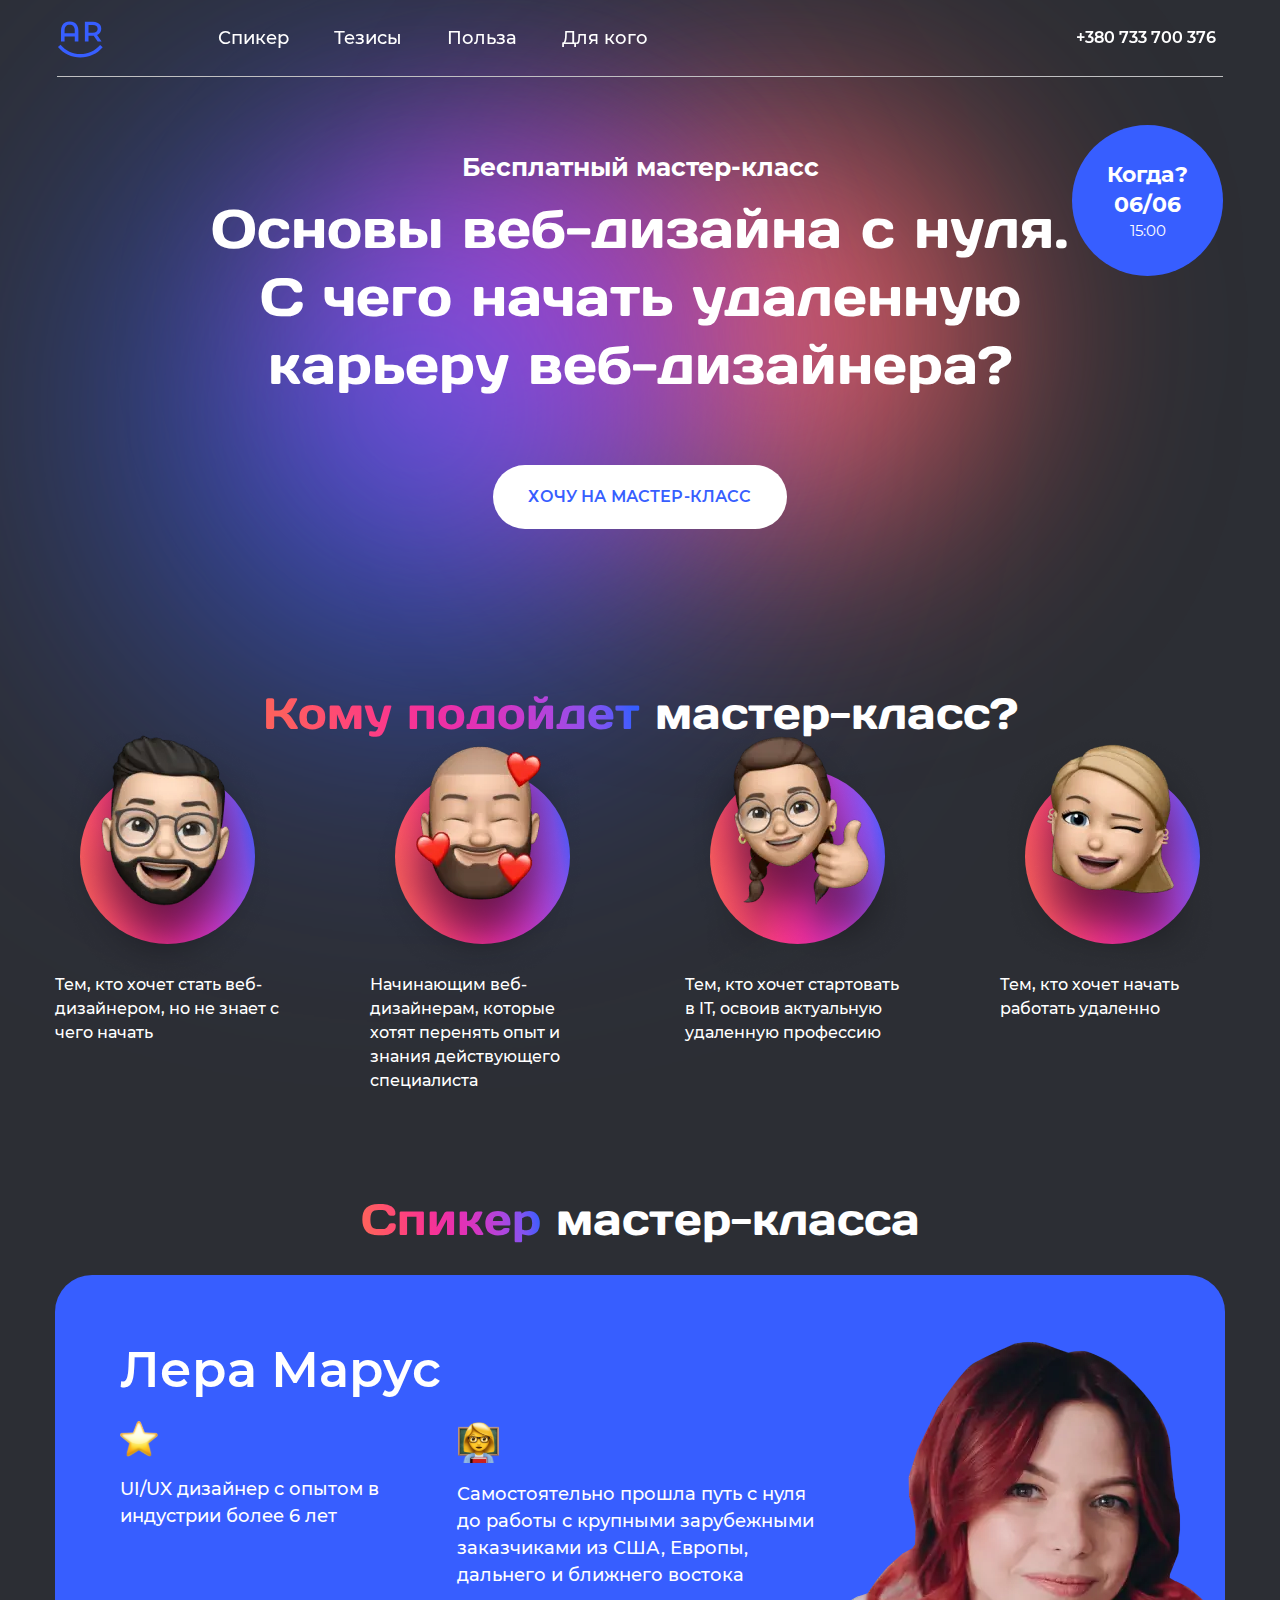
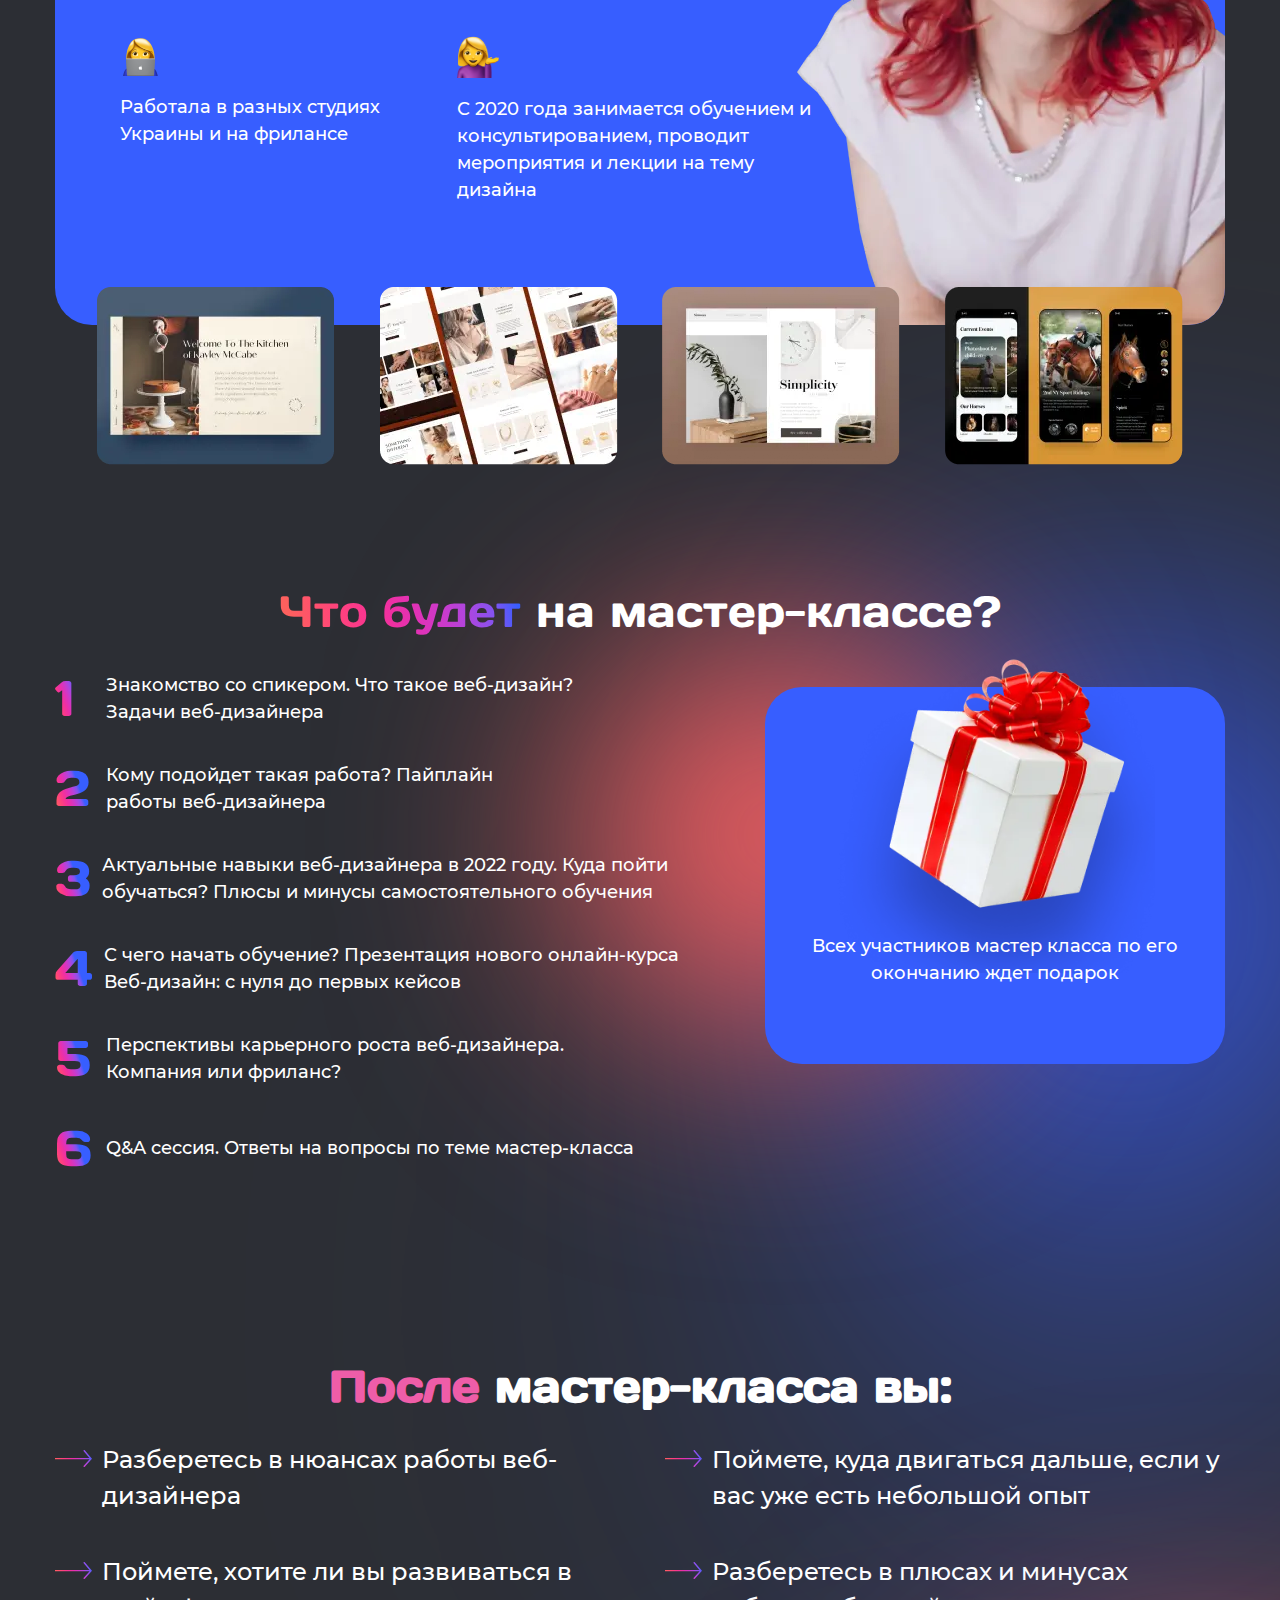
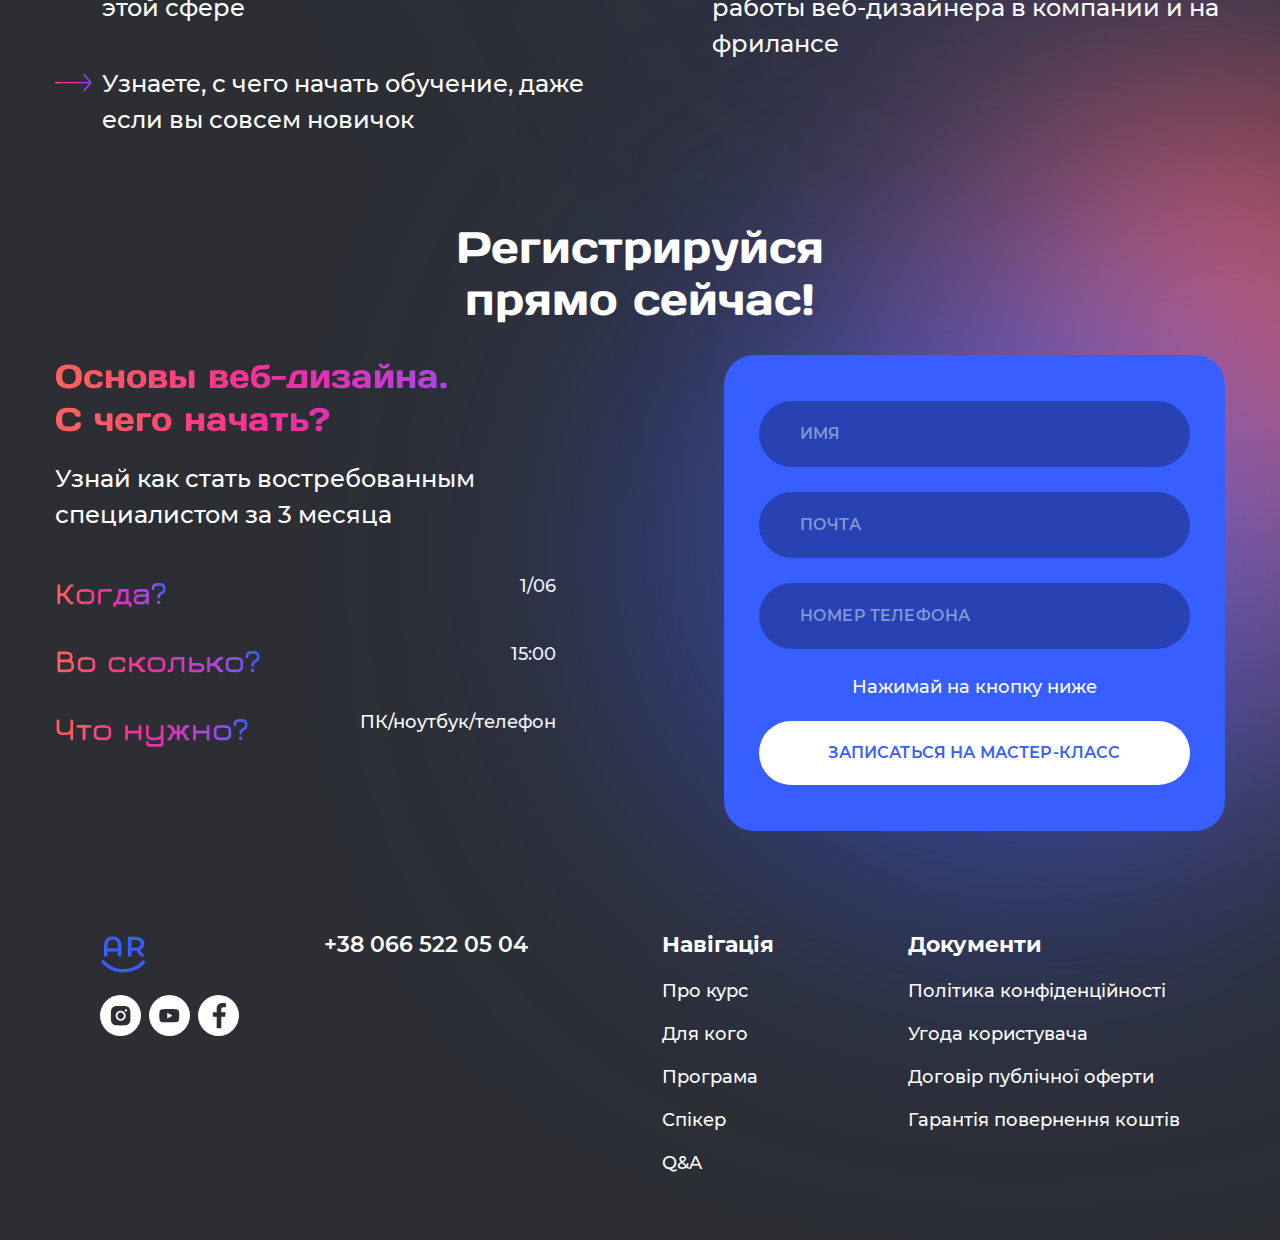
<file: index.html>
<!DOCTYPE html>
<html lang="ru">

<head>
	<title>Web</title>
	<meta charset="UTF-8">
	<meta name="format-detection" content="telephone=no">
	<!-- <style>body{opacity: 0;}</style> -->
	<link rel="stylesheet" href="css/style.min.css?_v=20220527155937">
	<link rel="shortcut icon" href="favicon.ico">
	<!-- <meta name="robots" content="noindex, nofollow"> -->
	<meta name="viewport" content="width=device-width, initial-scale=1.0">
</head>

<body>
	<div class="wrapper">
		<header class="header">
			<div class="header__container">
				<div class="header__body">
					<a href="https://www.instagram.com/arschool.pro/" class="header__logo logo">
						<img src="img/logo.svg" alt="Логотип">
					</a>

					<div class="header__menu menu">
						<nav class="menu__body">
							<ul class="menu__list">
								<li class="menu__item"><a href="" data-goto=".speaker" data-goto-top="180" class="menu__link">Спикер</a></li>
								<li class="menu__item"><a href="" data-goto=".program" data-goto-top="180" class="menu__link">Тезисы</a></li>
								<li class="menu__item"><a href="" data-goto=".skills" data-goto-top="180" class="menu__link">Польза</a>
								</li>
								<li class="menu__item">
									<a href="" data-goto=".goal" data-goto-top="180" class="menu__link">Для кого</a>
								</li>
								<!--<li class="menu__item"><a href="" class="menu__link">Q&A</a></li>-->
							</ul>
						</nav>
					</div>

					<a href="tel:+380733700376" class="header__phone phone">+380 733 700 376</a>

					<button type="button" class="menu__icon icon-menu"><span></span></button>
				</div>
			</div>
		</header>
		<main class="main">
			<section class="section intro">
				<div class="intro__container">
					<div class="intro__body">

						<div class="intro__img-wrapper">
							<div class="intro__img intro__img-sm">
								<picture><source srcset="img/intro/02.webp" type="image/webp"><img src="img/intro/02.png" alt=""></picture>
							</div>
							<div class="intro__img intro__img-big">
								<picture><source srcset="img/intro/01.webp" type="image/webp"><img src="img/intro/01.png" alt=""></picture>
							</div>
						</div>




						<p class="intro__text">Бесплатный мастер-класс</p>
						<h1 class="intro__title title">Основы веб-дизайна с&nbsp;нуля. С&nbsp;чего начать удаленную
							карьеру веб-дизайнера?

							<div class="intro__label">
								<span>Когда?</span>
								<span>06/06</span>
								<span>15:00</span>
							</div>
						</h1>
						<button type="button" data-goto=".callback" data-goto-top="150" class="intro__btn btn">Хочу на
							мастер-класс</button>
					</div>

					<div class="block-shadow__orang"></div>
					<div class="block-shadow__blue"></div>
					<div class="block-shadow__pink"></div>

				</div>
			</section>
			<!--  Goal  -->
			<section class="section goal">
				<div class="goal__container">
					<h2 class="section-title goal__title"> <span>Кому подойдет</span> мастер-класс?</h2>

					<div class="goal__body">
						<div class="goal__item">
							<div class="goal__item-icon">
								<picture><source srcset="img/goal/01.webp" type="image/webp"><img src="img/goal/01.png" alt=""></picture>
							</div>
							<p class="goal__item-text">
								Тем, кто хочет стать веб-дизайнером, но не знает с чего начать
							</p>
						</div>
						<div class="goal__item">
							<div class="goal__item-icon">
								<picture><source srcset="img/goal/02.webp" type="image/webp"><img src="img/goal/02.png" alt=""></picture>
							</div>
							<p class="goal__item-text">
								Начинающим веб-дизайнерам, которые хотят перенять опыт и знания действующего специалиста
							</p>
						</div>
						<div class="goal__item">
							<div class="goal__item-icon">
								<picture><source srcset="img/goal/03.webp" type="image/webp"><img src="img/goal/03.png" alt=""></picture>
							</div>
							<p class="goal__item-text">
								Тем, кто хочет стартовать в IT, освоив актуальную удаленную профессию
							</p>
						</div>
						<div class="goal__item">
							<div class="goal__item-icon">
								<picture><source srcset="img/goal/04.webp" type="image/webp"><img src="img/goal/04.png" alt=""></picture>
							</div>
							<p class="goal__item-text">
								Тем, кто хочет начать работать удаленно
							</p>
						</div>
					</div>
				</div>
			</section>
			<!-- Speaker  -->
			<section class="section speaker">
				<div class="speaker__container">
					<h2 class="section-title speaker__title"> <span>Спикер</span> мастер-класса</h2>

					<div class="speaker__body">
						<div class="speaker__body-inner">
							<h2 class="speaker__name">Лера Марус</h2>

							<div class="speaker__info">
								<div class="speaker__info-item">
									<div class="speaker__info-icon">
										<img src="img/speaker/01.svg" alt="">
									</div>
									<p class="speaker__info-desc">
										UI/UX дизайнер с опытом в индустрии более 6 лет
									</p>
								</div>
								<div class="speaker__info-item">
									<div class="speaker__info-icon">
										<img src="img/speaker/02.svg" alt="">
									</div>
									<p class="speaker__info-desc">
										Самостоятельно прошла путь с нуля до работы с крупными зарубежными заказчиками
										из США, Европы, дальнего и ближнего востока
									</p>
								</div>
								<div class="speaker__info-item">
									<div class="speaker__info-icon">
										<img src="img/speaker/03.svg" alt="">
									</div>
									<p class="speaker__info-desc">
										Работала в разных студиях Украины и на фрилансе
									</p>
								</div>
								<div class="speaker__info-item">
									<div class="speaker__info-icon">
										<img src="img/speaker/04.svg" alt="">
									</div>
									<p class="speaker__info-desc">
										С 2020 года занимается обучением и консультированием, проводит мероприятия и
										лекции на тему дизайна
									</p>
								</div>
							</div>


						</div>
						<picture><source srcset="img/speaker/speaker-img.webp" type="image/webp"><img class="speaker__img" src="img/speaker/speaker-img.png" alt=""></picture>
					</div>

					<div class="speaker__cases">
						<picture><source srcset="img/speaker/cases-1.webp" type="image/webp"><img src="img/speaker/cases-1.png" alt="speaker-cases"></picture>
						<picture><source srcset="img/speaker/cases-2.webp" type="image/webp"><img src="img/speaker/cases-2.png" alt="speaker-cases"></picture>
						<picture><source srcset="img/speaker/cases-3.webp" type="image/webp"><img src="img/speaker/cases-3.png" alt="speaker-cases"></picture>
						<picture><source srcset="img/speaker/cases-4.webp" type="image/webp"><img src="img/speaker/cases-4.png" alt="speaker-cases"></picture>
					</div>
				</div>
			</section>
			<!--  Program  -->
			<section class="section program">
				<div class="program__container">
					<h2 class="section-title program__title"><span>Что будет</span> на мастер-классе?</h2>

					<div class="program__body">
						<div class="program__content">
							<ul class="program__list">
								<li class="program__item">
									Знакомство со спикером. Что такое веб-дизайн? <br> Задачи веб-дизайнера
								</li>
								<li class="program__item">
									Кому подойдет такая работа? Пайплайн <br> работы веб-дизайнера
								</li>
								<li class="program__item">
									Актуальные навыки веб-дизайнера в 2022 году. Куда пойти обучаться? Плюсы и минусы
									самостоятельного обучения
								</li>
								<li class="program__item">
									С чего начать обучение? Презентация нового онлайн-курса Веб-дизайн: с нуля до первых
									кейсов
								</li>
								<li class="program__item">
									Перспективы карьерного роста веб-дизайнера. <br> Компания или фриланс?
								</li>
								<li class="program__item">
									Q&A сессия. Ответы на вопросы по теме мастер-класса
								</li>
							</ul>
						</div>
						<div class="program__img">
							<picture><source srcset="img/program/01.webp" type="image/webp"><img src="img/program/01.png" alt="gift-img"></picture>

							<p>Всех участников мастер класса по его окончанию ждет подарок</p>

							<div class="block-shadow__blue"></div>
							<div class="block-shadow__orang"></div>
						</div>
					</div>

				</div>
			</section>
			<!--  Skills  -->
			<section class="section skills">
				<div class="skills__container">
					<h2 class="section-title skills__title"> <span>После</span> мастер-класса вы:
					</h2>
					<ul class="skills__list">
						<li class="skills__list-item">Разберетесь в нюансах работы веб-дизайнера</li>
						<li class="skills__list-item">Поймете, хотите ли вы развиваться в этой сфере</li>
						<li class="skills__list-item">Узнаете, с чего начать обучение, даже если вы совсем новичок
						</li>
						<li class="skills__list-item">Поймете, куда двигаться дальше, если у вас уже есть небольшой
							опыт
						</li>
						<li class="skills__list-item">Разберетесь в плюсах и минусах работы веб-дизайнера в компании
							и на фрилансе</li>
					</ul>
				</div>
			</section>
			<!--  Callback  -->
			<section class="section callback">
				<div class="callback__container">

					<h2 class="section-title callback__title">Регистрируйся <br> прямо сейчас!</h2>

					<div class="callback__body">
						<div class="callback__content">
							<h3 class="callback__content-title">Основы веб-дизайна. <br> С чего начать?</h3>

							<div class="callback__content-text">
								Узнай как стать востребованным специалистом за 3 месяца
							</div>

							<ul class="callback__content-list">
								<li><span>Когда?</span>1/06</li>
								<li><span>Во сколько?</span>15:00</li>
								<li><span>Что нужно?</span>ПК/ноутбук/телефон</li>
							</ul>
						</div>
						<div class="callback__form">
							<form data-ajax action="files/sendmail/sendmail.php" method="POST" class="callback__form form">
								<lable class="form__row">
									<input autocomplete="off" data-required type="text" name="name" data-error="обов'язкове поле" placeholder="Имя" class="form__input input">
								</lable>
								<lable class="form__row">
									<input autocomplete="off" data-required="email" type="email" name="email" data-error="обов'язкове поле" placeholder="Почта" class="form__input input">
								</lable>
								<lable class="form__row">
									<input autocomplete="tel" data-required="tel" type="tel" name="phone" data-error="Введіть телефон" placeholder="Номер телефона" class="form__input input">
								</lable>
								<lable class="form__row">
									<p>Нажимай на кнопку ниже</p>
									<button type="submit" class="form__button button">Записаться на
										мастер-класс</button>
								</lable>
							</form>
						</div>
						<div class="block-shadow__blue"></div>
						<div class="block-shadow__orang"></div>
					</div>
				</div>
			</section>

		</main>
		<footer class="footer">
			<div class="footer__container">
				<div class="footer__body">
					<div class="footer__column">
						<div class="footer__column-inner">
							<a href="https://www.instagram.com/arschool.pro/" class="logo footer__logo">
								<img src="img/logo.svg" alt="Логотип">
							</a>

							<div class="footer__social social">
								<a href="https://www.instagram.com/arschool.pro/" target="_blank" class="social__item">
									<svg width="21" height="21" viewBox="0 0 21 21" fill="none">
										<path d="M10.6643 7.40957C8.8706 7.40957 7.40676 8.87343 7.40676 10.6672C7.40676 12.461 8.8706 13.9249 10.6643 13.9249C12.4581 13.9249 13.9219 12.461 13.9219 10.6672C13.9219 8.87343 12.4581 7.40957 10.6643 7.40957ZM20.4347 10.6672C20.4347 9.31821 20.4469 7.98143 20.3711 6.63487C20.2954 5.07081 19.9386 3.6827 18.7949 2.53898C17.6487 1.39282 16.2631 1.03846 14.6991 0.962704C13.3501 0.886945 12.0133 0.899164 10.6668 0.899164C9.31781 0.899164 7.98105 0.886945 6.63452 0.962704C5.07049 1.03846 3.68241 1.39526 2.53871 2.53898C1.39257 3.68515 1.03822 5.07081 0.962459 6.63487C0.886701 7.98387 0.89892 9.32066 0.89892 10.6672C0.89892 12.0138 0.886701 13.353 0.962459 14.6996C1.03822 16.2636 1.39501 17.6517 2.53871 18.7954C3.68485 19.9416 5.07049 20.296 6.63452 20.3717C7.9835 20.4475 9.32025 20.4353 10.6668 20.4353C12.0158 20.4353 13.3525 20.4475 14.6991 20.3717C16.2631 20.296 17.6512 19.9392 18.7949 18.7954C19.941 17.6493 20.2954 16.2636 20.3711 14.6996C20.4493 13.353 20.4347 12.0162 20.4347 10.6672V10.6672ZM10.6643 15.6795C7.89063 15.6795 5.65211 13.441 5.65211 10.6672C5.65211 7.89345 7.89063 5.65489 10.6643 5.65489C13.4381 5.65489 15.6766 7.89345 15.6766 10.6672C15.6766 13.441 13.4381 15.6795 10.6643 15.6795ZM15.8819 6.62021C15.2343 6.62021 14.7113 6.09722 14.7113 5.44961C14.7113 4.80199 15.2343 4.279 15.8819 4.279C16.5295 4.279 17.0524 4.80199 17.0524 5.44961C17.0526 5.60338 17.0225 5.75569 16.9637 5.8978C16.905 6.03991 16.8188 6.16904 16.71 6.27778C16.6013 6.38652 16.4722 6.47273 16.33 6.53149C16.1879 6.59025 16.0356 6.6204 15.8819 6.62021V6.62021Z" fill="#2C2E34" />
									</svg>
								</a>
								<a href="https://www.youtube.com/channel/UCfZ4VneC81XOvL8aaHc7SPQ" target="_blank" class="social__item">
									<svg width="21" height="14" viewBox="0 0 21 14" fill="none">
										<path d="M19.8393 2.09479C19.7262 1.69128 19.5057 1.32596 19.2014 1.03768C18.8886 0.740523 18.5051 0.527962 18.0872 0.420057C16.5232 0.00803379 10.2574 0.00803388 10.2574 0.00803388C7.64529 -0.0216712 5.03379 0.108979 2.43768 0.399248C2.01978 0.515125 1.63702 0.732435 1.32342 1.03185C1.0153 1.32817 0.792112 1.69358 0.675524 2.09395C0.395456 3.602 0.25938 5.13323 0.26913 6.667C0.259136 8.19939 0.394879 9.73012 0.675524 11.24C0.789614 11.6387 1.01197 12.0025 1.32092 12.2963C1.62988 12.5901 2.01463 12.8024 2.43768 12.9148C4.02245 13.326 10.2574 13.326 10.2574 13.326C12.8729 13.3557 15.4877 13.2251 18.0872 12.9347C18.5051 12.8268 18.8886 12.6143 19.2014 12.3171C19.5056 12.0289 19.7258 11.6635 19.8385 11.26C20.1259 9.75256 20.2656 8.22069 20.2557 6.68614C20.2773 5.1451 20.1378 3.60601 19.8393 2.09395V2.09479ZM8.26544 9.51704V3.81779L13.4786 6.66783L8.26544 9.51704Z" fill="#2C2E34" />
									</svg>

								</a>
								<a href="https://www.facebook.com/Arschoolpro-103874275529670/" target="_blank" class="social__item">
									<svg width="14" height="26" viewBox="0 0 14 26" fill="none">
										<path d="M4.70065 25.259H9.29975V13.7686H13.1454L13.7262 9.29844H9.29975V6.43373C9.29975 5.14304 9.66077 4.26159 11.513 4.26159H13.8832V0.247849C13.475 0.200628 12.078 0.074707 10.4456 0.074707C7.02375 0.074707 4.70065 2.16815 4.70065 5.99301V9.29844H0.839294V13.7686H4.70065V25.259Z" fill="#2C2E34" />
									</svg>

								</a>
							</div>
						</div>
						<a href="tel:+380665220504" class="footer__phone phone">+38 066 522 05 04</a>
					</div>
					<div class="footer__column">
						<h3 class="footer__title">Навігація</h3>

						<nav class="footer__navigation">
							<ul class="footer__navigation-list">
								<li class="footer__navigation-item">
									<a href="" data-goto=".tester" data-goto-top="180" class="footer__navigation-link">Про
										курс</a>
								</li>
								<li class="footer__navigation-item">
									<a href="" data-goto=".goal" data-goto-top="180" class="footer__navigation-link">Для
										кого</a>
								</li>
								<li class="footer__navigation-item">
									<a href="" data-goto=".program" data-goto-top="180" class="footer__navigation-link">Програма</a>
								</li>
								<li class="footer__navigation-item">
									<a href="" data-goto=".speaker" data-goto-top="180" class="footer__navigation-link">Спікер</a>
								</li>
								<li class="footer__navigation-item">
									<a href="" class="footer__navigation-link">Q&A</a>
								</li>
							</ul>
						</nav>

					</div>
					<div class="footer__column">
						<h3 class="footer__title">Документи</h3>

						<ul class="footer__documents-list">
							<li class="footer__documents-item">
								<a href="https://drive.google.com/file/d/1fxL5K1waRSsMhRXFMFecMaafT8m26Jos/view" target="_blank" class="footer__documents-link">Політика конфіденційності</a>
							</li>
							<li class="footer__documents-item">
								<a href="https://drive.google.com/file/d/1IxLas9CRTWNFBaxnUIxMd4c5IWNofp66/view" target="_blank" class="footer__documents-link">Угода користувача</a>
							</li>
							<li class="footer__documents-item">
								<a href="https://drive.google.com/file/d/1FGfoSGUkXZcwf1jwChgHeI8yexOZUnIO/view" target="_blank" class="footer__documents-link">Договір публічної оферти</a>
							</li>
							<li class="footer__documents-item">
								<a href="https://drive.google.com/file/d/1y1rVkUn9KYlA-EDHQ2PfpIsJ_po1EneX/view" target="_blank" class="footer__documents-link">Гарантія повернення коштів</a>
							</li>
						</ul>
					</div>
				</div>
			</div>
		</footer>
	</div>
	<script src="js/app.min.js?_v=20220527155937"></script>
</body>

</html>
</file>
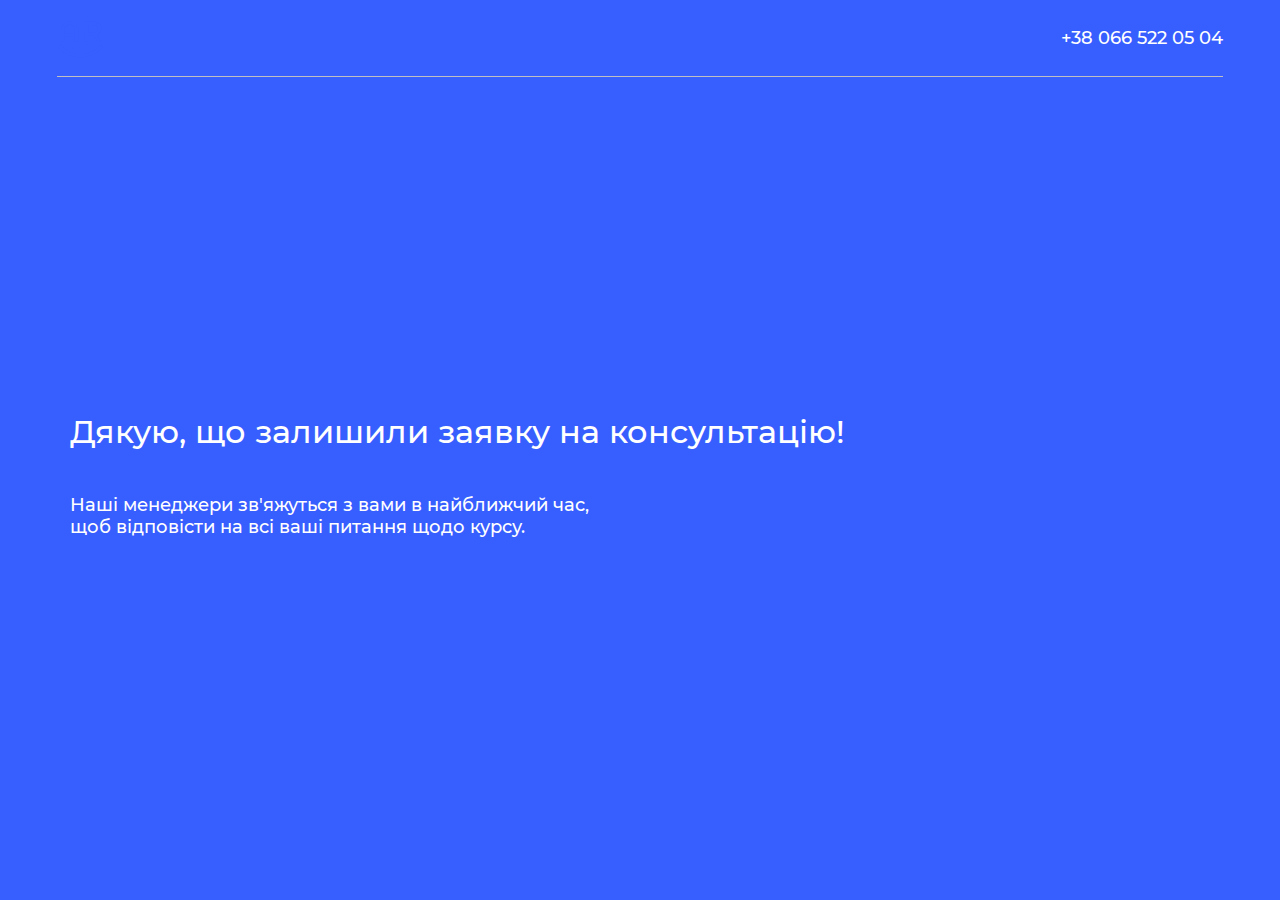
<file: thanks.html>
<!DOCTYPE html>
<html lang="ru">

<head>
	<title>Сторінка благодарності</title>
	<meta charset="UTF-8">
	<meta name="format-detection" content="telephone=no">
	<!-- <style>body{opacity: 0;}</style> -->
	<link rel="shortcut icon" href="favicon.ico">
	<!-- <meta name="robots" content="noindex, nofollow"> -->
	<meta name="viewport" content="width=device-width, initial-scale=1.0">

	<style>
		* {
			padding: 0px;
			margin: 0px;
			border: 0px;
		}

		*,
		*:before,
		*:after {
			box-sizing: border-box;
		}

		html,
		body {
			height: 100%;
			min-width: 320px;
		}

		body {
			-ms-text-size-adjust: 100%;
			-moz-text-size-adjust: 100%;
			-webkit-text-size-adjust: 100%;
			-webkit-font-smoothing: antialiased;
			-moz-osx-font-smoothing: grayscale;
		}

		button {
			cursor: pointer;
			color: inherit;
			background-color: inherit;
		}

		a {
			color: inherit;
		}

		a:link,
		a:visited {
			text-decoration: none;
		}

		a:hover {
			text-decoration: none;
		}

		ul li {
			list-style: none;
		}

		img {
			vertical-align: top;
		}

		h1,
		h2,
		h3,
		h4,
		h5,
		h6 {
			font-weight: inherit;
			font-size: inherit;
		}

		body {
			font-family: "Montserrat";
			font-size: 1.125rem;
			font-weight: 500;
			line-height: 1.5;
			color: #fff;
			background-color: #375EFF;
		}

		@font-face {
			font-family: Montserrat;
			font-display: swap;
			src: url("fonts/Montserrat-Regular.woff2") format("woff2"), url("../fonts/Montserrat-Regular.woff") format("woff");
			font-weight: 400;
			font-style: normal;
		}

		@font-face {
			font-family: Montserrat;
			font-display: swap;
			src: url("fonts/Montserrat-Medium.woff2") format("woff2"), url("../fonts/Montserrat-Medium.woff") format("woff");
			font-weight: 500;
			font-style: normal;
		}

		.header__container {
			max-width: 72.875rem;
			margin: 0 auto;
			padding: 0 0.9375rem;
			box-sizing: content-box;
		}

		.header__body {
			display: flex;
			align-items: center;
			justify-content: space-between;
			padding: 16px 0;
			border-bottom: 1px solid #c0c0c2;
		}

		.wrapper {
			min-height: 100%;
			display: flex;
			flex-direction: column;
			overflow: hidden;
		}

		.btn {
			display: inline-flex;
			justify-content: center;
			align-items: center;
			font-size: 1;
			line-height: 1.33;
			font-weight: 600;
			letter-spacing: 0.01em;
			text-transform: uppercase;
			border-radius: 35px;
			color: #000;
			padding: 22px 35px;
			background-color: #fff;
			transition: background-color 0.3s ease 0s, color 0.3s ease 0s;
		}

		.btn:hover {
			background-color: #FD605E;
			color: #fff;
		}

		@media (max-width:992px) {

			.btn {
				padding: 15px 35px;
			}
		}

		.thanks-title {
			font-size: 32px;
			line-height: 44px;
			margin-bottom: 40px;
		}

		.thanks-text {
			font-size: 18px;
			line-height: 22px;
			margin-bottom: 30px;
		}

		.main-thanks {
			display: flex;
			align-items: center;
			flex: 1 1 auto;
		}

		.main-thanks__inner {
			margin: 0 auto;
			max-width: 1170px;
			width: 100%;
			padding-left: 15px;
			padding-right: 15px;
		}
	</style>
</head>

<body>
	<div class="wrapper">
		<header class="header">
			<div class="header__container">
				<div class="header__body">
					<a href="/" class="header__logo logo">
						<img src="img/logo.svg" alt="Логотип">
					</a>

					<a href="tel:+380665220504" class="header__phone phone">+38 066 522 05 04</a>
				</div>
			</div>
		</header>
		<main class="main-thanks">
			<div class="main-thanks__inner">
				<h1 class="thanks-title">Дякую, що залишили заявку на консультацію!</h1>

				<p class="thanks-text">Наші менеджери зв'яжуться з вами в найближчий час, <br> щоб відповісти на всі
					ваші питання щодо курсу.</p>
			</div>
		</main>
	</div>
	<script src="js/app.min.js?_v=20220527155937"></script>
</body>

</html>
</file>
<file: css/style.min.css>
@charset "UTF-8";@import url(https://fonts.googleapis.com/css2?family=Jura&display=swap);@font-face{font-family:DaysOne;font-display:swap;src:url(../fonts/DaysOne-Regular.woff2) format("woff2"),url(../fonts/DaysOne-Regular.woff) format("woff");font-weight:400;font-style:normal}@font-face{font-family:Jura;font-display:swap;src:url(../fonts/Jura.woff2) format("woff2"),url(../fonts/Jura.woff) format("woff");font-weight:400;font-style:normal}@font-face{font-family:Montserrat;font-display:swap;src:url(../fonts/Montserrat-Medium.woff2) format("woff2"),url(../fonts/Montserrat-Medium.woff) format("woff");font-weight:500;font-style:normal}@font-face{font-family:Montserrat;font-display:swap;src:url(../fonts/Montserrat-Regular.woff2) format("woff2"),url(../fonts/Montserrat-Regular.woff) format("woff");font-weight:400;font-style:normal}@font-face{font-family:Montserrat;font-display:swap;src:url(../fonts/Montserrat-SemiBold.woff2) format("woff2"),url(../fonts/Montserrat-SemiBold.woff) format("woff");font-weight:600;font-style:normal}@font-face{font-family:Montserrat;font-display:swap;src:url(../fonts/Montserrat-Bold.woff2) format("woff2"),url(../fonts/Montserrat-Bold.woff) format("woff");font-weight:700;font-style:normal}*{padding:0;margin:0;border:0}*,:after,:before{-webkit-box-sizing:border-box;box-sizing:border-box}body,html{height:100%;min-width:320px}body{-ms-text-size-adjust:100%;-moz-text-size-adjust:100%;-webkit-text-size-adjust:100%;-webkit-font-smoothing:antialiased;-moz-osx-font-smoothing:grayscale}button,input,textarea{font-family:Montserrat;font-size:inherit}button{cursor:pointer;color:inherit;background-color:inherit}a{color:inherit}a:link,a:visited{text-decoration:none}a:hover{text-decoration:none}ul li{list-style:none}img{vertical-align:top}h1,h2,h3,h4,h5,h6{font-weight:inherit;font-size:inherit}body{font-family:Montserrat;font-size:1.125rem;font-weight:500;line-height:1.5;color:#fff;background-color:#2c2e34}.lock body{overflow:hidden;-ms-touch-action:none;touch-action:none}.wrapper{min-height:100%;display:-webkit-box;display:-ms-flexbox;display:flex;-webkit-box-orient:vertical;-webkit-box-direction:normal;-ms-flex-direction:column;flex-direction:column;overflow:hidden}.wrapper>main{-webkit-box-flex:1;-ms-flex:1 1 auto;flex:1 1 auto}.wrapper>*{min-width:0}[class*=__container]{max-width:73.125rem;-webkit-box-sizing:content-box;box-sizing:content-box;margin:0 auto;position:relative;padding:0 .9375rem}.form{position:relative;padding:20px;background-color:#375eff;border-radius:15px;z-index:1}.form::after{content:"";position:fixed;width:100%;height:100%;top:0;left:0;background:rgba(55,94,255,.5) url(../img/icons/loading.gif) center/50px no-repeat;z-index:101;opacity:0;visibility:hidden;-webkit-transition:all .3s ease 0s;-o-transition:all .3s ease 0s;transition:all .3s ease 0s}.form._sending::after{opacity:1;visibility:visible}.form__row{display:block;position:relative;text-align:center}.form__row:not(:last-child){margin-bottom:1.5625rem}.form__row p{margin-bottom:1.25rem}.form__error{color:red;font-size:12px;position:absolute;bottom:-20px;left:25px}.button{display:-webkit-inline-box;display:-ms-inline-flexbox;display:inline-flex;-webkit-box-pack:center;-ms-flex-pack:center;justify-content:center;-webkit-box-align:center;-ms-flex-align:center;align-items:center;padding:22px 20px;font-weight:600;font-size:1rem;line-height:1.25;letter-spacing:.01em;text-transform:uppercase;border-radius:47px;-webkit-transition:-webkit-transform .3s ease 0s;transition:-webkit-transform .3s ease 0s;-o-transition:transform .3s ease 0s;transition:transform .3s ease 0s;transition:transform .3s ease 0s,-webkit-transform .3s ease 0s;color:#375eff;background-color:#fff;width:100%}.button.fw{width:100%}.button-dark{background:#000;color:#fff}.button-white{background:#fff;color:#000}input[type=email],input[type=tel],input[type=text],textarea{-webkit-appearance:none;-moz-appearance:none;appearance:none}.input{width:100%;display:block;padding:22px 40px;border:1px solid #2742b3;background:#2742b3;border-radius:47px;color:#fff;font-weight:600;font-size:1rem;line-height:1.25}.input::-webkit-input-placeholder{font-weight:600;font-size:16px;line-height:1.25;letter-spacing:.01em;text-transform:uppercase;color:#fff;opacity:.43}.input::-moz-placeholder{font-weight:600;font-size:16px;line-height:1.25;letter-spacing:.01em;text-transform:uppercase;color:#fff;opacity:.43}.input:-ms-input-placeholder{font-weight:600;font-size:16px;line-height:1.25;letter-spacing:.01em;text-transform:uppercase;color:#fff;opacity:.43}.input::-ms-input-placeholder{font-weight:600;font-size:16px;line-height:1.25;letter-spacing:.01em;text-transform:uppercase;color:#fff;opacity:.43}.input::placeholder{font-weight:600;font-size:16px;line-height:1.25;letter-spacing:.01em;text-transform:uppercase;color:#fff;opacity:.43}.input._form-error{border:1px solid red}textarea.input{resize:none;padding:0 0}[class*=-ibg]{position:relative}[class*=-ibg] img{position:absolute;width:100%;height:100%;top:0;left:0;-o-object-fit:cover;object-fit:cover}[class*=-ibg_contain] img{-o-object-fit:contain;object-fit:contain}.btn{display:-webkit-inline-box;display:-ms-inline-flexbox;display:inline-flex;-webkit-box-pack:center;-ms-flex-pack:center;justify-content:center;-webkit-box-align:center;-ms-flex-align:center;align-items:center;font-size:1rem;line-height:1.25;font-weight:600;letter-spacing:.01em;text-transform:uppercase;border-radius:35px;color:#375eff;padding:22px 35px;background-color:#fff;-webkit-transition:background-color .3s ease 0s,color .3s ease 0s;-o-transition:background-color .3s ease 0s,color .3s ease 0s;transition:background-color .3s ease 0s,color .3s ease 0s}.section{margin-bottom:6.25rem}.section-title{font-family:DaysOne;font-weight:400;text-align:center}.section-title span{background:-o-linear-gradient(190.75deg,#375eff 2.82%,#8453f0 12.99%,#ad46df 23.16%,#cb3acb 33.33%,#e032b7 43.51%,#ef30a2 53.68%,#f9368f 63.85%,#fe427d 74.02%,#ff516c 84.2%,#fd605e 94.37%);background:linear-gradient(259.25deg,#375eff 2.82%,#8453f0 12.99%,#ad46df 23.16%,#cb3acb 33.33%,#e032b7 43.51%,#ef30a2 53.68%,#f9368f 63.85%,#fe427d 74.02%,#ff516c 84.2%,#fd605e 94.37%);-webkit-background-clip:text;-webkit-text-fill-color:transparent;background-clip:text;text-fill-color:transparent}.social{display:-webkit-box;display:-ms-flexbox;display:flex;margin-top:1.25rem}.social__item{width:41px;height:41px;border-radius:50%;background-color:#fff;display:-webkit-box;display:-ms-flexbox;display:flex;-webkit-box-align:center;-ms-flex-align:center;align-items:center;-webkit-box-pack:center;-ms-flex-pack:center;justify-content:center}.social__item:not(:last-child){margin-right:8px}.social__item:hover svg{-webkit-transition:-webkit-transform .3s ease 0s;transition:-webkit-transform .3s ease 0s;-o-transition:transform .3s ease 0s;transition:transform .3s ease 0s;transition:transform .3s ease 0s,-webkit-transform .3s ease 0s;-webkit-transform:scale(1.1);-ms-transform:scale(1.1);transform:scale(1.1)}.block-shadow__orang{position:absolute;width:408px;height:395px;border-radius:50%;background:#fd605e;-webkit-filter:blur(120px);filter:blur(120px);z-index:-1}.block-shadow__blue{position:absolute;width:491px;height:515px;border-radius:50%;background:#375eff;-webkit-filter:blur(188.294px);filter:blur(188.294px);-webkit-transform:rotate(.8deg);-ms-transform:rotate(.8deg);transform:rotate(.8deg)}.block-shadow__pink{position:absolute;width:403px;height:358px;border-radius:50%;z-index:-1;background:#ef30a2;-webkit-filter:blur(95px);filter:blur(95px);-webkit-transform:rotate(.8deg);-ms-transform:rotate(.8deg);transform:rotate(.8deg)}.header{position:fixed;top:0;left:0;width:100%;z-index:100}.header._header-scroll{background-color:#2c2e34;border-bottom:1px solid #c0c0c2}.header._header-scroll .header__body{border:none}.header__container{max-width:72.875rem}.header__body{display:-webkit-box;display:-ms-flexbox;display:flex;-webkit-box-align:center;-ms-flex-align:center;align-items:center;padding:16px 0;border-bottom:1px solid #c0c0c2}.menu-open .menu__body{right:0}.menu__link{-webkit-transition:color .3s ease 0s;-o-transition:color .3s ease 0s;transition:color .3s ease 0s}.menu__link:hover{color:#fd605e}.menu__link._navigator-active{color:#fd605e}.phone{font-size:1rem;line-height:1.25;font-weight:600;-webkit-transition:color .3s ease 0s;-o-transition:color .3s ease 0s;transition:color .3s ease 0s}.phone:hover{color:#fd605e}.icon-menu{display:none}.footer{padding-bottom:63px}.footer__body{display:-webkit-box;display:-ms-flexbox;display:flex;-webkit-box-pack:justify;-ms-flex-pack:justify;justify-content:space-between}.footer__title{font-size:1.375rem;line-height:1.2272727273;font-weight:700;margin-bottom:1.25rem}.footer__documents-item:not(:last-child),.footer__navigation-item:not(:last-child){margin-bottom:1rem}.footer__documents-link,.footer__navigation-link{-webkit-transition:color .3s ease 0s;-o-transition:color .3s ease 0s;transition:color .3s ease 0s}.footer__documents-link:hover,.footer__navigation-link:hover{color:#fd605e}.intro{padding-top:152px;padding-bottom:58px;text-align:center}.intro__container{position:relative;max-width:56.625rem}.intro__img-wrapper{max-width:160px;margin:0 auto;margin-bottom:2.5rem}.intro__img{border-radius:50%}.intro__img img{max-width:100%;-o-object-fit:cover;object-fit:cover;border-radius:50%}.intro__img-big{width:120px}.intro__img-sm{width:100px;margin-left:auto}.intro__body{position:relative;z-index:1}.intro__text{font-size:1.5625rem;line-height:1.24;font-weight:700;margin-bottom:.75rem}.intro__title{font-family:DaysOne,sans-serif;font-size:1.625rem;line-height:1.3076923077;margin-bottom:2.5rem}.intro__label{width:100px;height:100px;border-radius:50%;background:#375eff;color:#fff;display:-webkit-box;display:-ms-flexbox;display:flex;-webkit-box-orient:vertical;-webkit-box-direction:normal;-ms-flex-direction:column;flex-direction:column;-webkit-box-align:center;-ms-flex-align:center;align-items:center;-webkit-box-pack:center;-ms-flex-pack:center;justify-content:center;gap:4px}.intro__label span{font-family:Montserrat;font-style:normal;font-weight:700;font-size:1.375rem;line-height:1.1818181818}.intro__label span:last-child{font-size:.9375rem;font-weight:400}.intro .block-shadow__orang{top:-18px;right:130px}.intro .block-shadow__blue{left:0;top:0}.intro .block-shadow__pink{top:0;left:126px}.goal__title{margin-bottom:3.75rem}.goal__item{display:-webkit-box;display:-ms-flexbox;display:flex;-webkit-box-orient:vertical;-webkit-box-direction:normal;-ms-flex-direction:column;flex-direction:column;-webkit-box-align:center;-ms-flex-align:center;align-items:center}.goal__item-icon{width:175px;height:175px;border-radius:50%;display:-webkit-box;display:-ms-flexbox;display:flex;-webkit-box-align:center;-ms-flex-align:center;align-items:center;-webkit-box-pack:center;-ms-flex-pack:center;justify-content:center;background:-o-linear-gradient(190.75deg,#375eff 2.82%,#8453f0 12.99%,#ad46df 23.16%,#cb3acb 33.33%,#e032b7 43.51%,#ef30a2 53.68%,#f9368f 63.85%,#fe427d 74.02%,#ff516c 84.2%,#fd605e 94.37%);background:linear-gradient(259.25deg,#375eff 2.82%,#8453f0 12.99%,#ad46df 23.16%,#cb3acb 33.33%,#e032b7 43.51%,#ef30a2 53.68%,#f9368f 63.85%,#fe427d 74.02%,#ff516c 84.2%,#fd605e 94.37%);margin-bottom:1.8125rem}.speaker__body{position:relative;background:#375eff;border-radius:37px;overflow:hidden;z-index:0;padding:25px 15px 0 15px}.speaker__name{font-weight:600;margin-bottom:1.25rem}.speaker__info-icon{margin-bottom:1.125rem}.speaker__cases{width:100%;position:absolute;bottom:-140px;left:50%;-webkit-transform:translateX(-50%);-ms-transform:translateX(-50%);transform:translateX(-50%);display:-webkit-box;display:-ms-flexbox;display:flex;-webkit-box-pack:justify;-ms-flex-pack:justify;justify-content:space-between;padding:0 57px;gap:20px}.speaker__cases img{max-width:100%}.program__list{counter-reset:counter}.program__item{counter-increment:counter;display:-webkit-box;display:-ms-flexbox;display:flex;-webkit-box-align:center;-ms-flex-align:center;align-items:center}.program__item:not(:last-child){margin-bottom:1.6875rem}.program__item::before{content:counter(counter);font-family:DaysOne,sans-serif;font-size:3.125rem;line-height:1.26;font-weight:400;margin-right:11px;width:40px;background:-o-linear-gradient(199.53deg,#375eff 42.1%,#8453f0 47.51%,#ad46df 52.91%,#cb3acb 58.32%,#e032b7 63.73%,#ef30a2 69.13%,#f9368f 74.54%,#fe427d 79.95%,#ff516c 85.35%,#fd605e 90.76%);background:linear-gradient(250.47deg,#375eff 42.1%,#8453f0 47.51%,#ad46df 52.91%,#cb3acb 58.32%,#e032b7 63.73%,#ef30a2 69.13%,#f9368f 74.54%,#fe427d 79.95%,#ff516c 85.35%,#fd605e 90.76%);-webkit-background-clip:text;-webkit-text-fill-color:transparent;background-clip:text;text-fill-color:transparent}.program__content{margin-bottom:5rem}.program__img{position:relative;-webkit-box-flex:0;-ms-flex:0 0 460px;flex:0 0 460px;max-width:460px;display:-webkit-box;display:-ms-flexbox;display:flex;-webkit-box-align:center;-ms-flex-align:center;align-items:center;-webkit-box-orient:vertical;-webkit-box-direction:normal;-ms-flex-direction:column;flex-direction:column;min-height:377px;background:#375eff;border-radius:37px;padding-bottom:30px;margin-top:20px}.program__img img{max-width:100%;width:320px;height:320px;margin-bottom:10px;margin-top:-34px}.program__img p{text-align:center;line-height:150%;margin-top:-3.125rem}.program .block-shadow__blue{right:-150px;top:-50px;z-index:-1}.program .block-shadow__blue::after{content:"";position:absolute;top:100%;left:30px;width:372px;height:321px;border-radius:50%;background:#375eff;-webkit-filter:blur(222px);filter:blur(222px)}.program .block-shadow__orang{left:-190px;top:-50px}.skills{margin-bottom:5.1875rem}.skills__title{font-weight:700;margin-bottom:2.75rem}.skills__title span{color:#ef5da8;background:0 0;-webkit-text-fill-color:inherit}.skills__list-item{position:relative;font-size:.875rem;padding-left:30px;-webkit-column-break-inside:avoid;-moz-column-break-inside:avoid;break-inside:avoid}.skills__list-item:not(:last-child){margin-bottom:1.25rem}.skills__list-item::before{content:"";position:absolute;top:8px;left:0;background-image:url(../img/icons/arrow-acent.svg);background-repeat:no-repeat;background-position:center;background-size:cover;width:37px;height:17px}.skills .block-shadow__orang{position:absolute;right:-70px;bottom:-150px;-webkit-filter:blur(60px);filter:blur(60px)}.callback__title{margin-bottom:3rem;position:relative;z-index:1}.callback__content-title{font-family:DaysOne,sans-serif;font-weight:400;font-size:2.0625rem;line-height:1.303030303;background:-o-linear-gradient(190.75deg,#375eff 2.82%,#8453f0 12.99%,#ad46df 23.16%,#cb3acb 33.33%,#e032b7 43.51%,#ef30a2 53.68%,#f9368f 63.85%,#fe427d 74.02%,#ff516c 84.2%,#fd605e 94.37%);background:linear-gradient(259.25deg,#375eff 2.82%,#8453f0 12.99%,#ad46df 23.16%,#cb3acb 33.33%,#e032b7 43.51%,#ef30a2 53.68%,#f9368f 63.85%,#fe427d 74.02%,#ff516c 84.2%,#fd605e 94.37%);-webkit-background-clip:text;-webkit-text-fill-color:transparent;background-clip:text;text-fill-color:transparent;margin-bottom:1.25rem}.callback__content-text{font-size:1.5rem;line-height:1.5;margin-bottom:2.5rem}.callback__content-list li{display:-webkit-box;display:-ms-flexbox;display:flex;-webkit-box-pack:justify;-ms-flex-pack:justify;justify-content:space-between;width:100%}.callback__content-list li:not(:last-child){margin-bottom:1.875rem}.callback__content-list li span{font-family:Jura;font-weight:700;font-size:2rem;line-height:1.1875;background:-o-linear-gradient(190.75deg,#375eff 2.82%,#8453f0 12.99%,#ad46df 23.16%,#cb3acb 33.33%,#e032b7 43.51%,#ef30a2 53.68%,#f9368f 63.85%,#fe427d 74.02%,#ff516c 84.2%,#fd605e 94.37%);background:linear-gradient(259.25deg,#375eff 2.82%,#8453f0 12.99%,#ad46df 23.16%,#cb3acb 33.33%,#e032b7 43.51%,#ef30a2 53.68%,#f9368f 63.85%,#fe427d 74.02%,#ff516c 84.2%,#fd605e 94.37%);-webkit-background-clip:text;-webkit-text-fill-color:transparent;background-clip:text;text-fill-color:transparent}.callback .block-shadow__blue{width:596px;height:515px;top:80px;right:-80px}.callback .block-shadow__orang{top:-108px;right:-242px;width:530px;height:527px;-webkit-filter:blur(150px);filter:blur(150px)}@media (min-width:37.5em){.speaker__body{padding:20px 15px 0 25px}.speaker__img{margin-top:-323px}}@media (min-width:47.99875em){.header__phone{margin-left:auto;margin-right:7px}.footer__phone{font-size:1.375rem;line-height:1.2272727273}.intro__img-wrapper{display:none}.intro__label{position:absolute;top:-55px;right:-136px;width:120px;height:120px}.goal__body{display:-webkit-box;display:-ms-flexbox;display:flex;-webkit-box-pack:justify;-ms-flex-pack:justify;justify-content:space-between;-webkit-column-gap:25px;-moz-column-gap:25px;column-gap:25px}.goal__item-text{font-size:.875rem}.speaker__name{font-size:2.625rem;line-height:1.1904761905}.skills__list{-webkit-columns:2;-moz-columns:2;columns:2;-webkit-column-gap:49px;-moz-column-gap:49px;column-gap:49px}}@media (min-width:61.99875em){.form{padding:37px}.section-title{font-size:2.75rem;line-height:1.1818181818;margin-bottom:1.875rem}.menu__list{display:-webkit-box;display:-ms-flexbox;display:flex}.menu__item:not(:last-child){margin-right:25px}.footer__column{-webkit-box-flex:0;-ms-flex:0 1 auto;flex:0 1 auto}.footer__column:first-child{display:-webkit-box;display:-ms-flexbox;display:flex;-webkit-box-align:start;-ms-flex-align:start;align-items:flex-start}.footer__column-inner{margin-right:40px}.goal__item{-webkit-box-flex:0;-ms-flex:0 1 225px;flex:0 1 225px}.goal__item-text{font-size:initial}.program__body{display:-webkit-box;display:-ms-flexbox;display:flex;-webkit-box-align:start;-ms-flex-align:start;align-items:flex-start;-webkit-column-gap:80px;-moz-column-gap:80px;column-gap:80px}}@media (min-width:75em){.form{padding:46px 35px;border-radius:30px}.header__logo{margin-right:114px}.menu__item:not(:last-child){margin-right:45px}.footer__body{padding:0 45px}.footer__column-inner{margin-right:85px}.intro__title{position:relative;font-size:3.375rem;line-height:1.2592592593;margin-bottom:4.125rem}.intro__label{top:-70px;right:-130px;width:151px;height:151px}.speaker{margin-bottom:16.25rem}.speaker__body{display:-webkit-box;display:-ms-flexbox;display:flex;padding:65px 0 0 65px}.speaker__name{font-size:3.125rem;line-height:1.2}.speaker__info{display:-webkit-box;display:-ms-flexbox;display:flex;-ms-flex-wrap:wrap;flex-wrap:wrap;-webkit-box-pack:justify;-ms-flex-pack:justify;justify-content:space-between;margin-right:-166px;gap:47px}.speaker__info-item{-webkit-box-flex:0;-ms-flex:0 1 275px;flex:0 1 275px}.speaker__info-item:nth-child(even){-webkit-box-flex:0;-ms-flex:0 1 368px;flex:0 1 368px}.speaker__img{-ms-flex-item-align:end;align-self:flex-end;margin-top:-70px}.skills__list-item{font-size:1.5rem;padding-left:47px}.skills__list-item:not(:last-child){margin-bottom:2.5rem}.callback__body{display:-webkit-box;display:-ms-flexbox;display:flex;-webkit-box-pack:justify;-ms-flex-pack:justify;justify-content:space-between;-webkit-column-gap:168px;-moz-column-gap:168px;column-gap:168px}.callback__body>*{-webkit-box-flex:0;-ms-flex:0 1 50%;flex:0 1 50%}}@media (max-width:75em){.header__logo{margin-right:40px}.intro__text{font-size:1rem}.speaker__info-item:not(:last-child){margin-bottom:1.25rem}.speaker__img{position:relative;right:-15px;max-width:100%;margin-left:auto;display:block;width:352px}.speaker__cases{display:none}.skills__title{font-size:2rem}.skills__list-item::before{width:20px;height:10px}.callback__content{margin-bottom:3.125rem}.callback .block-shadow__blue{right:0;top:auto;bottom:-150px;width:350px;height:450px}.callback .block-shadow__orang{top:383px;width:400px;height:400px}}@media (max-width:61.99875em){body{font-size:.875rem;line-height:1.2857142857}.button{padding:16px;font-size:.875rem}.input{padding:16px;font-size:.875rem}.input::-webkit-input-placeholder{font-size:.875rem}.input::-moz-placeholder{font-size:.875rem}.input:-ms-input-placeholder{font-size:.875rem}.input::-ms-input-placeholder{font-size:.875rem}.input::placeholder{font-size:.875rem}.btn{padding:15px 35px}.section-title{font-size:2rem;line-height:1.375;margin-bottom:1.25rem}.menu__body{position:fixed;top:77px;right:-200%;width:360px;height:100%;background-color:#161616;-webkit-transition:right .4s ease 0s;-o-transition:right .4s ease 0s;transition:right .4s ease 0s;z-index:9}.menu__list{padding:40px}.menu__item{text-align:center}.menu__item:not(:last-child){margin-bottom:1.875rem}.menu__link{font-size:22px}.icon-menu{display:block;position:relative;width:1.875rem;height:1.125rem;cursor:pointer;z-index:20;margin-left:20px}.icon-menu span,.icon-menu::after,.icon-menu::before{content:"";-webkit-transition:all .3s ease 0s;-o-transition:all .3s ease 0s;transition:all .3s ease 0s;right:0;position:absolute;width:100%;height:.125rem;background-color:#fff}.icon-menu::before{top:0}.icon-menu::after{bottom:0}.icon-menu span{top:calc(50% - .0625rem)}.menu-open .icon-menu span{width:0}.menu-open .icon-menu::before{top:calc(50% - .0625rem);-webkit-transform:rotate(-45deg);-ms-transform:rotate(-45deg);transform:rotate(-45deg)}.menu-open .icon-menu::after{bottom:calc(50% - .0625rem);-webkit-transform:rotate(45deg);-ms-transform:rotate(45deg);transform:rotate(45deg)}.goal__item-icon{width:103px;height:103px;margin-bottom:.9375rem}.goal__item-icon img{width:100%}.program__item::before{font-size:1.875rem;line-height:1.4333333333;width:20px}.callback__content-title{font-size:1.5rem}.callback__content-text{font-size:1rem}.callback__content-list li:not(:last-child){margin-bottom:1rem}.callback__content-list li span{font-size:1.125rem}}@media (max-width:47.99875em){.section{margin-bottom:3.75rem}.social{margin-bottom:1.25rem}.header__body{-webkit-box-pack:justify;-ms-flex-pack:justify;justify-content:space-between}.footer__body{-ms-flex-wrap:wrap;flex-wrap:wrap}.footer__column{-webkit-box-flex:0;-ms-flex:0 1 50%;flex:0 1 50%}.footer__column:first-child{-webkit-box-flex:0;-ms-flex:0 1 100%;flex:0 1 100%;margin-bottom:1.875rem}.intro__label{position:absolute;top:45px;left:25px}.intro__label span{font-size:1rem}.intro__label span:last-child{font-size:.75rem}.intro .block-shadow__orang{display:none}.intro .block-shadow__blue{z-index:-1}.intro .block-shadow__pink{-webkit-filter:blur(166px);filter:blur(166px)}.goal__item{-webkit-box-orient:horizontal;-webkit-box-direction:normal;-ms-flex-direction:row;flex-direction:row}.goal__item:not(:last-child){margin-bottom:1.8125rem}.goal__item-icon{-webkit-box-flex:0;-ms-flex:0 0 103px;flex:0 0 103px;margin-right:15px;margin-bottom:0}.speaker__name{font-size:1.75rem;line-height:1.1428571429}.program__item{font-size:12px;line-height:1.5}.program__item:not(:last-child){margin-bottom:.75rem}.skills__title{font-size:26px}}@media (max-width:37.5em){.form{margin-bottom:40px}.program__img{min-height:315px}}@media (max-width:29.99875em){.intro__btn{-webkit-filter:drop-shadow(0 4px 29px rgba(255, 255, 255, .75));filter:drop-shadow(0 4px 29px rgba(255, 255, 255, .75))}.menu__body{width:100%}.intro{min-height:100vh;padding-top:110px;text-align:center}}@media (min-width:47.99875em) and (max-width:75em){[class*=__container]{padding:0 3.5rem}.intro__title{position:relative;font-size:2.25rem;width:65%;margin-left:auto;margin-right:auto}}@media (min-width:37.5em) and (max-width:47.99875em){.footer{padding-left:40px;padding-right:40px}}@media (min-width:47.99875em) and (max-width:61.99875em){.footer__phone{display:block;margin-top:40px}.goal__item{-webkit-box-flex:0;-ms-flex:0 1 175px;flex:0 1 175px}}@media (min-width:37.5em) and (max-width:75em){.speaker__info{width:60%}}@media (any-hover:hover){.button:hover{-webkit-transform:scale(1.03);-ms-transform:scale(1.03);transform:scale(1.03)}.btn:hover{background-color:#fd605e;color:#fff}}
</file>
